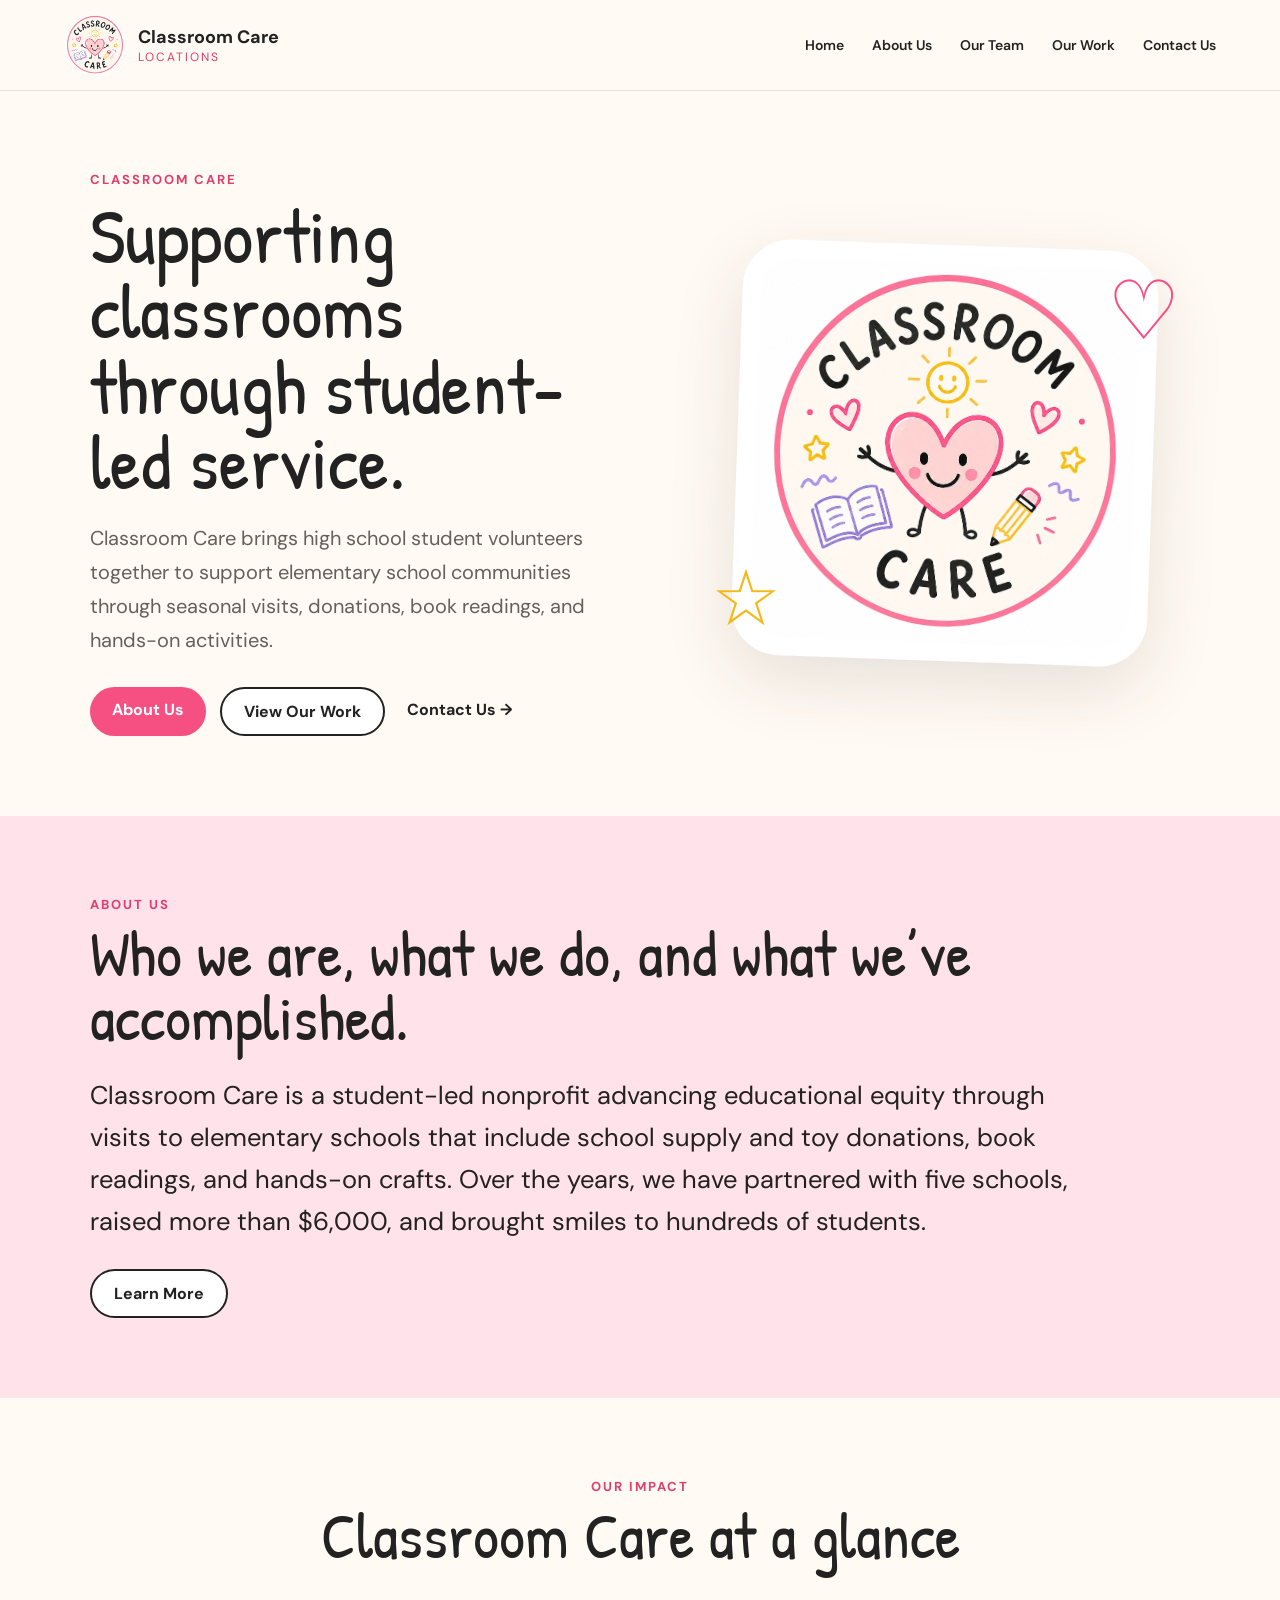
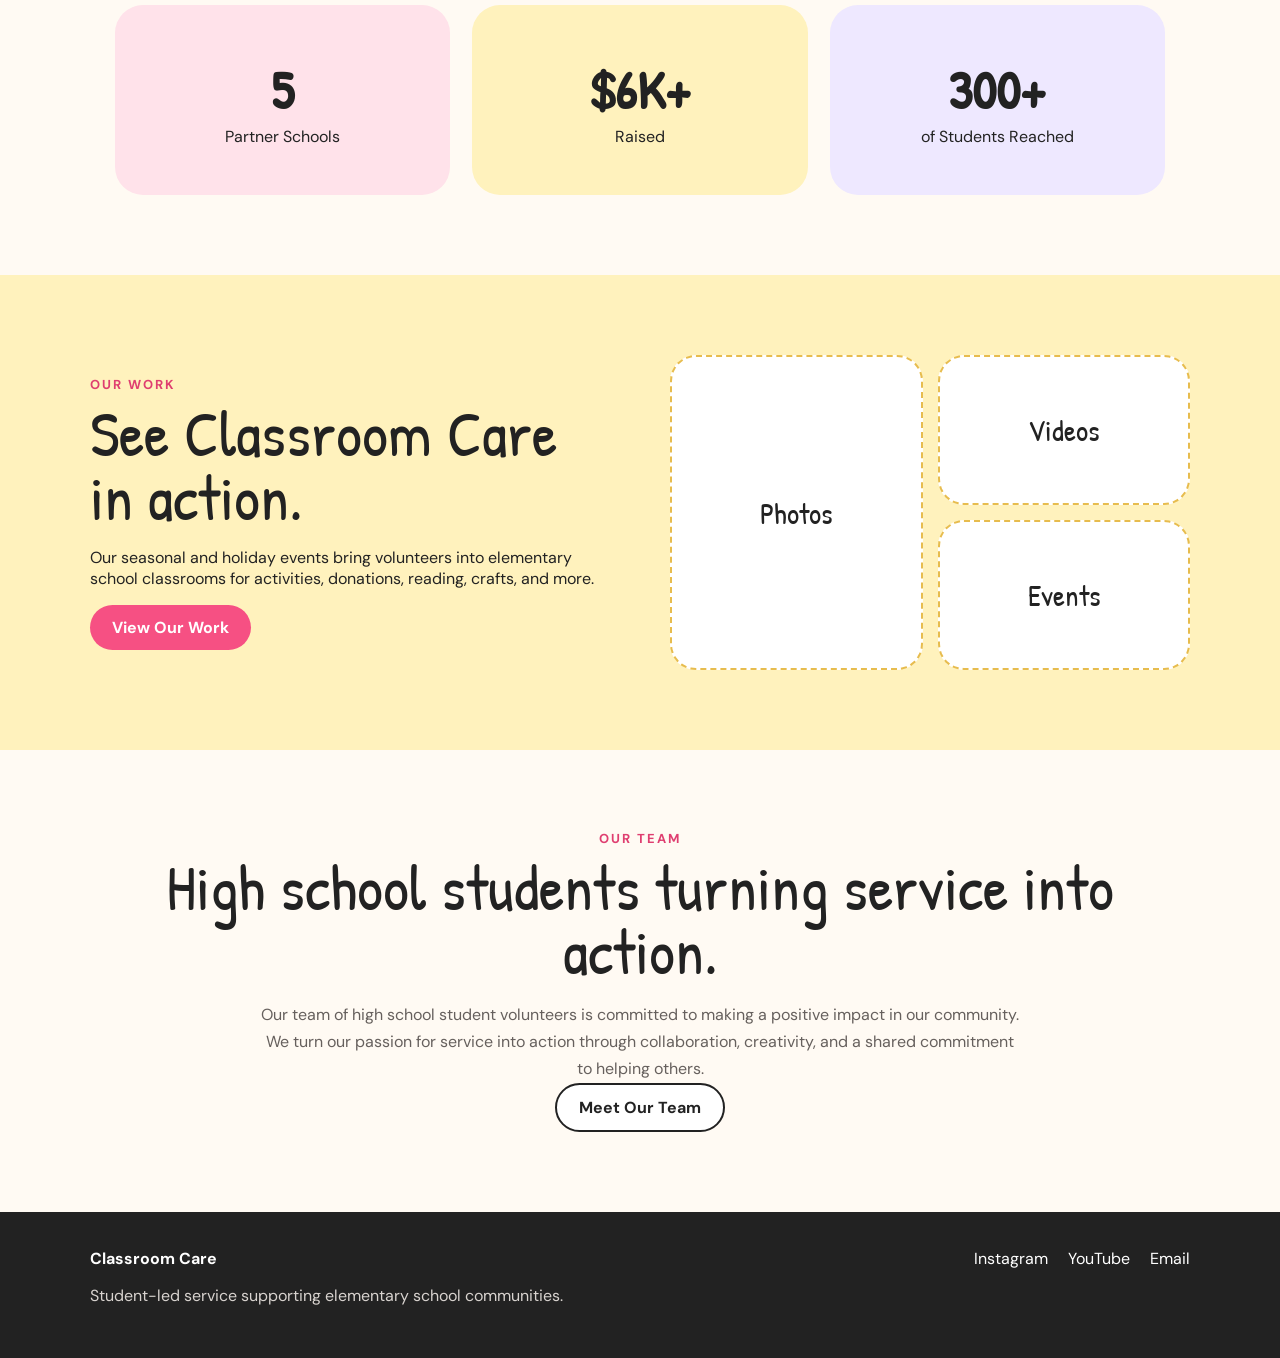
<file: index.html>
<!DOCTYPE html>
<html lang="en">
<head>
  <link rel="icon" type="image/png" href="images/favicon.png">
  <meta charset="UTF-8">
  <meta name="viewport" content="width=device-width, initial-scale=1.0">
  <title>Classroom Care Chatsworth</title>
  <link rel="preconnect" href="https://fonts.googleapis.com">
  <link rel="preconnect" href="https://fonts.gstatic.com" crossorigin>
  <link href="https://fonts.googleapis.com/css2?family=DM+Sans:wght@400;500;600;700&family=Patrick+Hand&display=swap" rel="stylesheet">
  <link rel="stylesheet" href="style.css">
</head>
<body>
<header class="site-header">
  <a class="brand" href="index.html">
    <img src="images/classroom-care-logo.jpg" alt="Classroom Care logo">
    <div><strong>Classroom Care</strong><span>Locations</span></div>
  </a>
  <button class="menu-toggle" aria-label="Open navigation">☰</button>
  <nav class="site-nav">
    <a href="index.html">Home</a>
    <a href="about.html">About Us</a>
    <div class="nav-dropdown">
  <a href="team.html" class="nav-dropdown-link">Our Team</a>

  <div class="nav-dropdown-menu">
    <a href="team-ucla.html">UCLA</a>
    <a href="team-chatsworth.html">Chatsworth</a>
    <a href="team-providence.html">Providence High School</a>
  </div>
</div>
    <a href="work.html">Our Work</a>
    <a href="contact.html">Contact Us</a>
  </nav>
</header>

<main>
  <section class="hero">
    <div>
      <p class="eyebrow">Classroom Care</p>
      <h1>Supporting classrooms through student-led service.</h1>
      <p class="hero-description">
        Classroom Care brings high school student volunteers together to support elementary school communities through seasonal visits, donations, book readings, and hands-on activities.
      </p>
      <div class="button-row">
        <a class="button primary" href="about.html">About Us</a>
        <a class="button secondary" href="work.html">View Our Work</a>
        <a class="button text-button" href="contact.html">Contact Us →</a>
      </div>
    </div>

    <div class="hero-art">
      <div class="logo-card"><img src="images/classroom-care-logo.jpg" alt="Classroom Care Chatsworth logo"></div>
      <span class="doodle heart">♡</span>
      <span class="doodle star">☆</span>
    </div>
  </section>

  <section class="section soft-pink">
    <p class="eyebrow">About Us</p>
    <h2>Who we are, what we do, and what we’ve accomplished.</h2>
    <p class="large-copy">
      Classroom Care is a student-led nonprofit advancing educational equity through visits to elementary schools that include school supply and toy donations, book readings, and hands-on crafts. Over the years, we have partnered with five schools, raised more than $6,000, and brought smiles to hundreds of students.
    </p>
    <a class="button secondary" href="about.html">Learn More</a>
  </section>

  <section class="section">
    <div class="centered">
      <p class="eyebrow">Our Impact</p>
      <h2>Classroom Care at a glance</h2>
    </div>
    <div class="stats-grid">
      <article class="stat-card pink-card"><strong>5</strong><span>Partner Schools</span></article>
      <article class="stat-card yellow-card"><strong>$6K+</strong><span>Raised</span></article>
      <article class="stat-card purple-card"><strong>300+</strong><span>of Students Reached</span></article>
    </div>
  </section>

  <section class="section soft-yellow split">
    <div>
      <p class="eyebrow">Our Work</p>
      <h2>See Classroom Care in action.</h2>
      <p>Our seasonal and holiday events bring volunteers into elementary school classrooms for activities, donations, reading, crafts, and more.</p>
      <a class="button primary" href="work.html">View Our Work</a>
    </div>
    <div class="placeholder-grid">
      <div>Photos</div><div>Videos</div><div>Events</div>
    </div>
  </section>

  <section class="section centered">
    <p class="eyebrow">Our Team</p>
    <h2>High school students turning service into action.</h2>
    <p class="narrow">
      Our team of high school student volunteers is committed to making a positive impact in our community. We turn our passion for service into action through collaboration, creativity, and a shared commitment to helping others.
    </p>
    <a class="button secondary" href="team.html">Meet Our Team</a>
  </section>
</main>

<footer class="site-footer">
  <div><strong>Classroom Care</strong><p>Student-led service supporting elementary school communities.</p></div>
  <div class="footer-links">
    <a href="https://www.instagram.com/classroomcarechatsworth/" target="_blank" rel="noopener">Instagram</a>
    <a href="https://www.youtube.com/@classroomcare" target="_blank" rel="noopener">YouTube</a>
    <a href="mailto:cchsclassroomcare@gmail.com">Email</a>
  </div>
</footer>
<script src="script.js"></script>
</body>
</html>
</file>
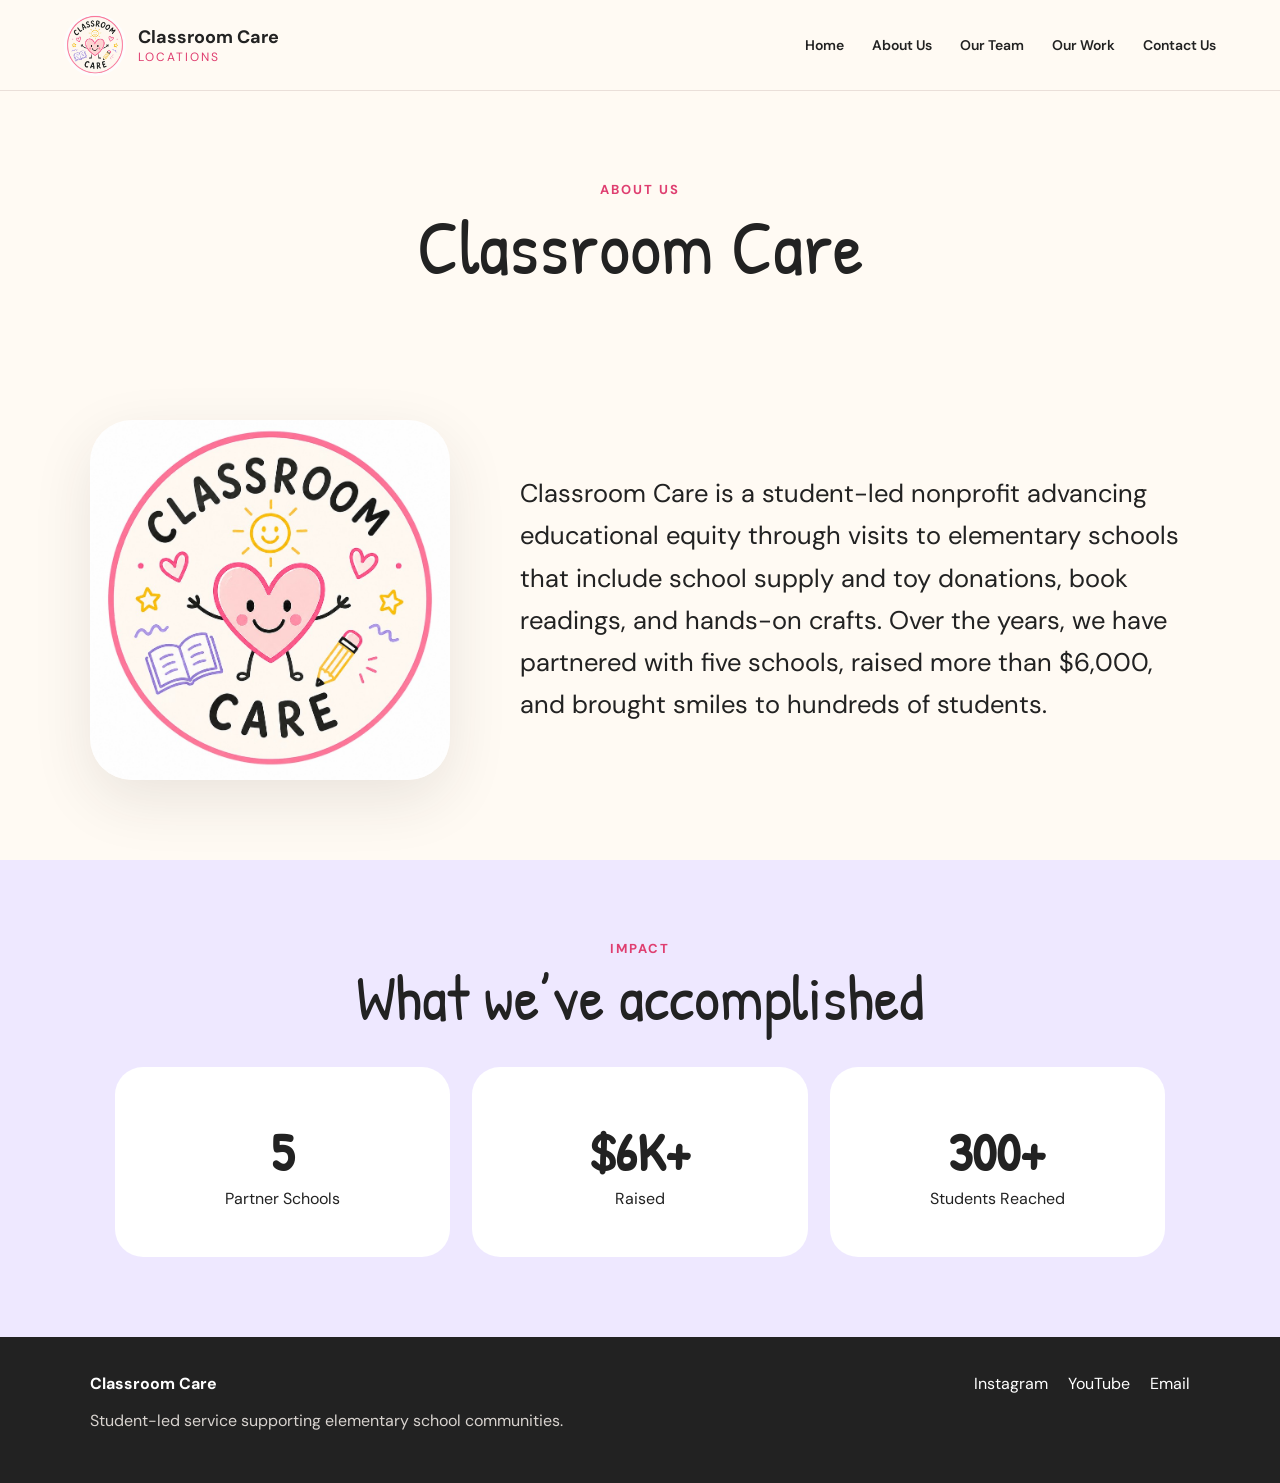
<file: about.html>
<!DOCTYPE html>
<html lang="en">
<head>
  <meta charset="UTF-8">
  <meta name="viewport" content="width=device-width, initial-scale=1.0">

<title>About Us | Classroom Care</title>
  <link rel="icon" type="image/png" href="images/favicon.png">
  <link rel="preconnect" href="https://fonts.googleapis.com">
  <link rel="preconnect" href="https://fonts.gstatic.com" crossorigin>

  <link
    href="https://fonts.googleapis.com/css2?family=DM+Sans:wght@400;500;600;700&family=Patrick+Hand&display=swap"
    rel="stylesheet"
  >

  <link rel="stylesheet" href="style.css">
</head>

<body>

<header class="site-header">

  <a class="brand" href="index.html">
    <img src="images/classroom-care-logo.jpg" alt="Classroom Care logo">

    <div>
      <strong>Classroom Care</strong>
      <span>Locations</span>
    </div>
  </a>

  <button class="menu-toggle" aria-label="Open navigation">☰</button>

  <nav class="site-nav">

    <a href="index.html">Home</a>

    <a href="about.html">About Us</a>

    <div class="nav-dropdown">

      <a href="team.html" class="nav-dropdown-link">
        Our Team
      </a>

      <div class="nav-dropdown-menu">
        <a href="team-ucla.html">UCLA</a>
        <a href="team-chatsworth.html">Chatsworth</a>
        <a href="team-providence.html">Providence High School</a>
      </div>

    </div>

    <a href="work.html">Our Work</a>

    <a href="contact.html">Contact Us</a>

  </nav>

</header>


<main>

  <section class="page-hero">

    <p class="eyebrow">
      About Us
    </p>

    <h1>
      Classroom Care
    </h1>

  </section>


  <section class="section about-layout">

    <div class="about-logo">

      <img
        src="images/classroom-care-logo.jpg"
        alt="Classroom Care logo"
      >

    </div>

    <p class="large-copy">
      Classroom Care is a student-led nonprofit advancing educational equity
      through visits to elementary schools that include school supply and toy
      donations, book readings, and hands-on crafts. Over the years, we have
      partnered with five schools, raised more than $6,000, and brought smiles
      to hundreds of students.
    </p>

  </section>


  <section class="section soft-purple">

    <div class="centered">

      <p class="eyebrow">
        Impact
      </p>

      <h2>
        What we’ve accomplished
      </h2>

    </div>


    <div class="stats-grid">

      <article class="stat-card white-card">
        <strong>5</strong>
        <span>Partner Schools</span>
      </article>


      <article class="stat-card white-card">
        <strong>$6K+</strong>
        <span>Raised</span>
      </article>


      <article class="stat-card white-card">
        <strong>300+</strong>
        <span>Students Reached</span>
      </article>

    </div>

  </section>

</main>


<footer class="site-footer">

  <div>

    <strong>
      Classroom Care
    </strong>

    <p>
      Student-led service supporting elementary school communities.
    </p>

  </div>


  <div class="footer-links">

    <a
      href="https://www.instagram.com/classroomcarechatsworth/"
      target="_blank"
      rel="noopener"
    >
      Instagram
    </a>


    <a
      href="https://www.youtube.com/@classroomcare"
      target="_blank"
      rel="noopener"
    >
      YouTube
    </a>


    <a href="mailto:cchsclassroomcare@gmail.com">
      Email
    </a>

  </div>

</footer>


<script src="script.js"></script>

</body>
</html>
</file>
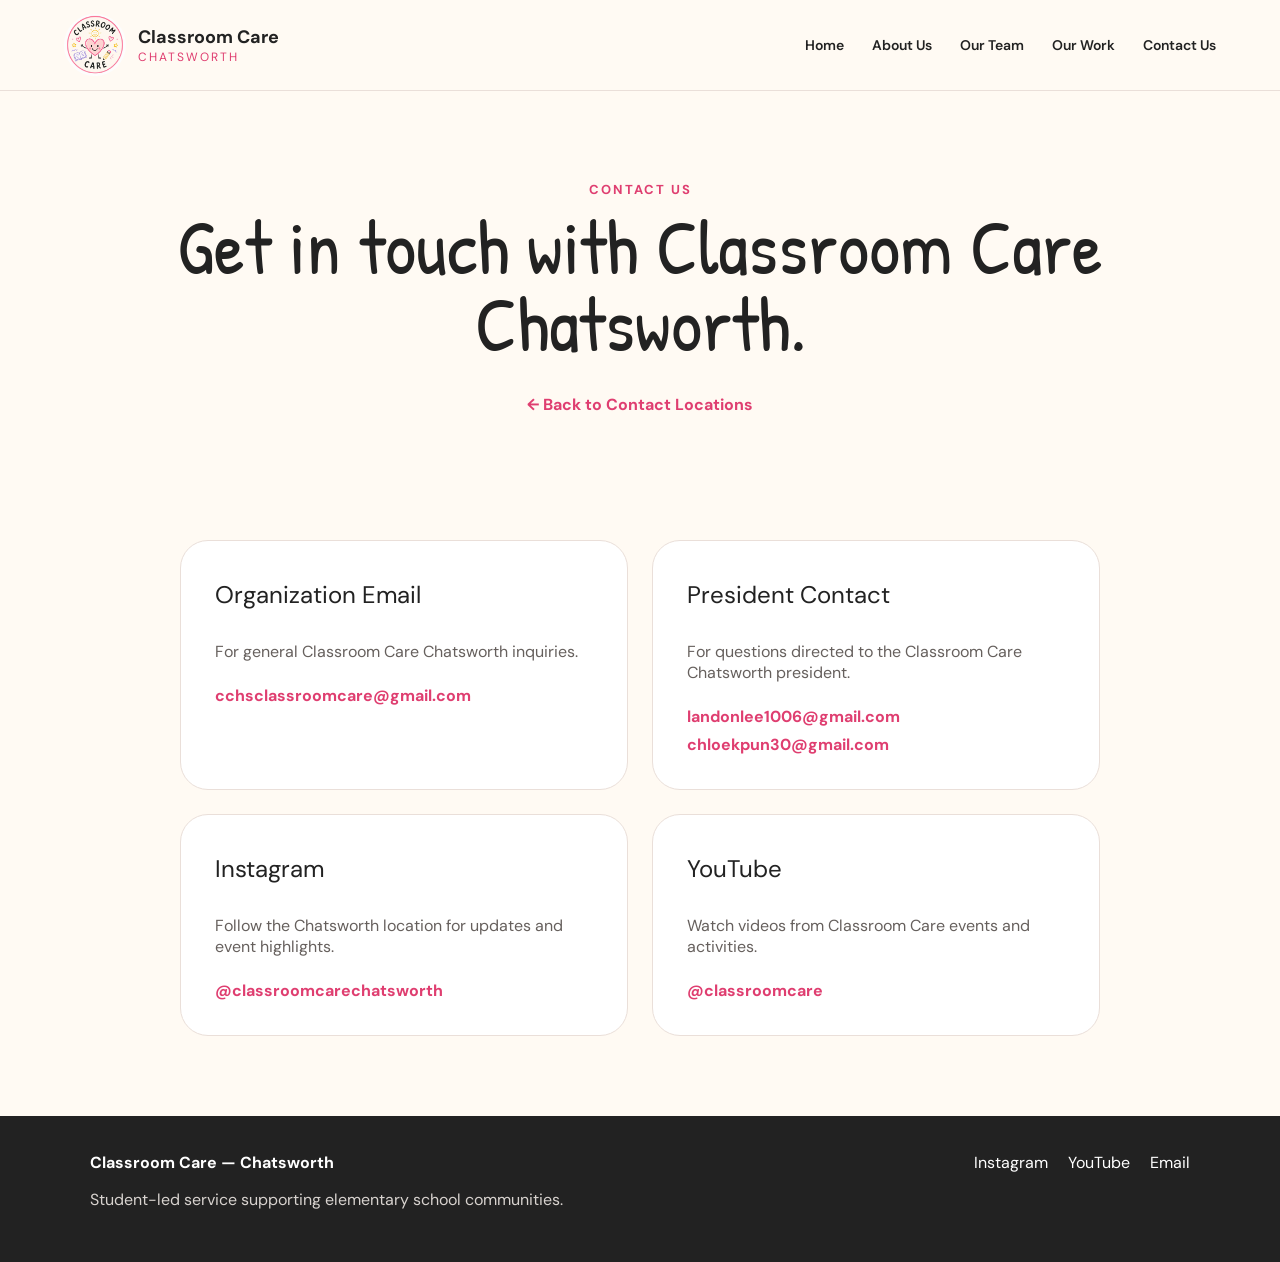
<file: contact-chatsworth.html>
<!DOCTYPE html>
<html lang="en">
<head>
  <link rel="icon" type="image/png" href="images/favicon.png">
  <meta charset="UTF-8">
  <meta name="viewport" content="width=device-width, initial-scale=1.0">
  <title>Chatsworth Contact | Classroom Care</title>

  <link rel="preconnect" href="https://fonts.googleapis.com">
  <link rel="preconnect" href="https://fonts.gstatic.com" crossorigin>
  <link href="https://fonts.googleapis.com/css2?family=DM+Sans:wght@400;500;600;700&family=Patrick+Hand&display=swap" rel="stylesheet">

  <link rel="stylesheet" href="style.css">
</head>

<body>

<header class="site-header">
  <a class="brand" href="index.html">
    <img src="images/classroom-care-logo.jpg" alt="Classroom Care logo">

    <div>
      <strong>Classroom Care</strong>
      <span>Chatsworth</span>
    </div>
  </a>

  <button class="menu-toggle" aria-label="Open navigation">☰</button>

  <nav class="site-nav">
    <a href="index.html">Home</a>
    <a href="about.html">About Us</a>

    <div class="nav-dropdown">
      <a href="team.html" class="nav-dropdown-link">Our Team</a>

      <div class="nav-dropdown-menu">
        <a href="team-ucla.html">UCLA</a>
        <a href="team-chatsworth.html">Chatsworth</a>
        <a href="team-providence.html">Providence High School</a>
      </div>
    </div>

    <a href="work.html">Our Work</a>
    <a href="contact.html">Contact Us</a>
  </nav>
</header>


<main>

  <section class="page-hero">
    <p class="eyebrow">Contact Us</p>

    <h1>
      Get in touch with Classroom Care Chatsworth.
    </h1>

    <a class="back-link" href="contact.html">
      ← Back to Contact Locations
    </a>
  </section>


  <section class="section contact-grid">

    <article class="contact-card">
      <h2>Organization Email</h2>

      <p>
        For general Classroom Care Chatsworth inquiries.
      </p>

      <a href="mailto:cchsclassroomcare@gmail.com">
        cchsclassroomcare@gmail.com
      </a>
    </article>


    <article class="contact-card">
      <h2>President Contact</h2>

      <p>
        For questions directed to the Classroom Care Chatsworth president.
      </p>

      <a href="mailto:landonlee1006@gmail.com">
        landonlee1006@gmail.com
      </a>

      <a href="mailto:chloekpun30@gmail.com">
        chloekpun30@gmail.com
      </a>
    </article>


    <article class="contact-card">
      <h2>Instagram</h2>

      <p>
        Follow the Chatsworth location for updates and event highlights.
      </p>

      <a
        href="https://www.instagram.com/classroomcarechatsworth/"
        target="_blank"
        rel="noopener"
      >
        @classroomcarechatsworth
      </a>
    </article>


    <article class="contact-card">
      <h2>YouTube</h2>

      <p>
        Watch videos from Classroom Care events and activities.
      </p>

      <a
        href="https://www.youtube.com/@classroomcare"
        target="_blank"
        rel="noopener"
      >
        @classroomcare
      </a>
    </article>

  </section>

</main>


<footer class="site-footer">
  <div>
    <strong>Classroom Care — Chatsworth</strong>

    <p>
      Student-led service supporting elementary school communities.
    </p>
  </div>

  <div class="footer-links">
    <a
      href="https://www.instagram.com/classroomcarechatsworth/"
      target="_blank"
      rel="noopener"
    >
      Instagram
    </a>

    <a
      href="https://www.youtube.com/@classroomcare"
      target="_blank"
      rel="noopener"
    >
      YouTube
    </a>

    <a href="mailto:cchsclassroomcare@gmail.com">
      Email
    </a>
  </div>
</footer>


<script src="script.js"></script>

</body>
</html>
</file>
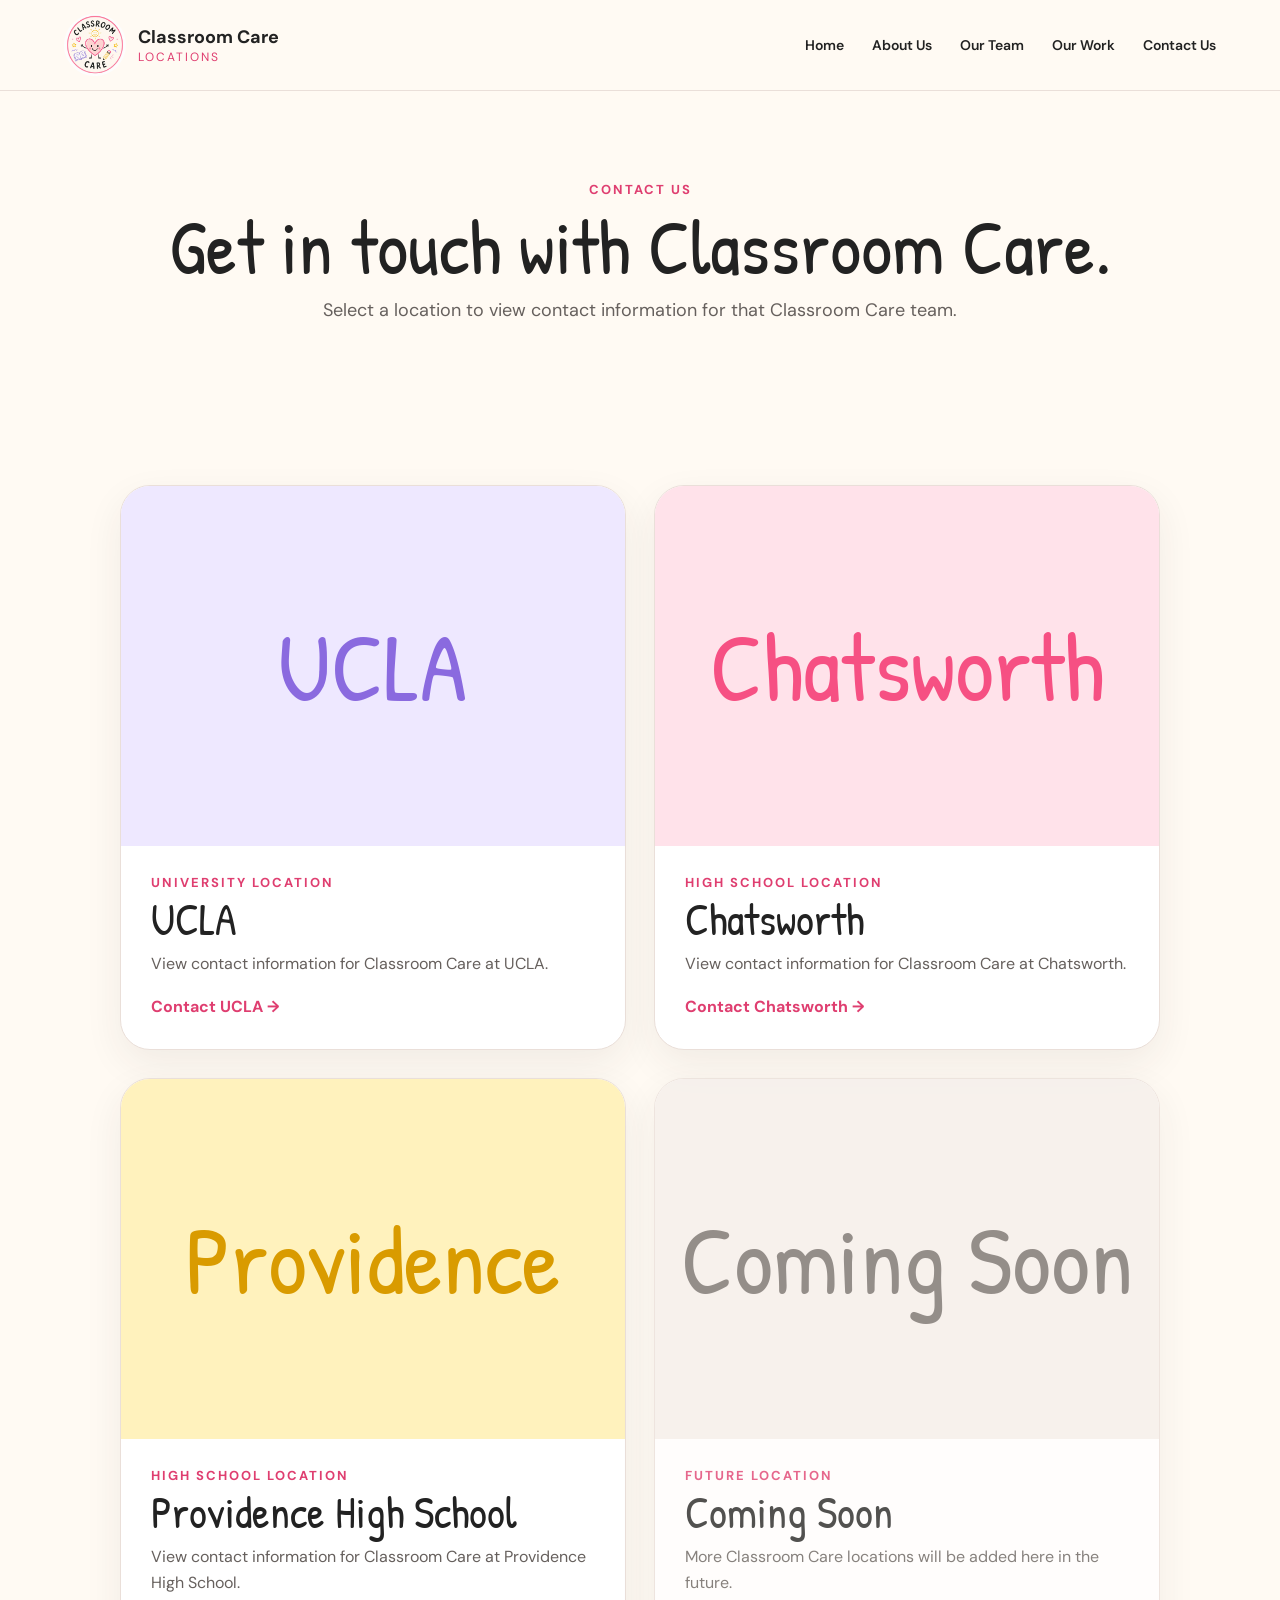
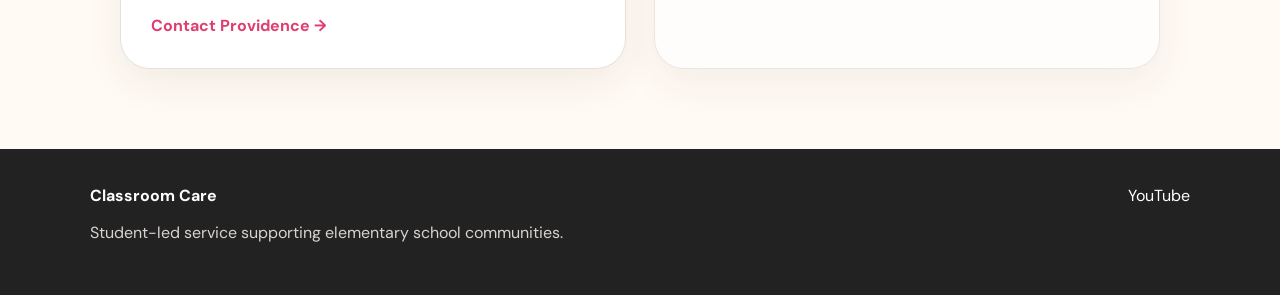
<file: contact.html>
<!DOCTYPE html>
<html lang="en">
<head>
  <link rel="icon" type="image/png" href="images/favicon.png">
  <meta charset="UTF-8">
  <meta name="viewport" content="width=device-width, initial-scale=1.0">
  <title>Contact Us | Classroom Care</title>

  <link rel="preconnect" href="https://fonts.googleapis.com">
  <link rel="preconnect" href="https://fonts.gstatic.com" crossorigin>
  <link href="https://fonts.googleapis.com/css2?family=DM+Sans:wght@400;500;600;700&family=Patrick+Hand&display=swap" rel="stylesheet">

  <link rel="stylesheet" href="style.css">
</head>

<body>

<header class="site-header">
  <a class="brand" href="index.html">
    <img src="images/classroom-care-logo.jpg" alt="Classroom Care logo">

    <div>
      <strong>Classroom Care</strong>
      <span>Locations</span>
    </div>
  </a>

  <button class="menu-toggle" aria-label="Open navigation">☰</button>

  <nav class="site-nav">
    <a href="index.html">Home</a>
    <a href="about.html">About Us</a>

    <div class="nav-dropdown">
      <a href="team.html" class="nav-dropdown-link">Our Team</a>

      <div class="nav-dropdown-menu">
        <a href="team-ucla.html">UCLA</a>
        <a href="team-chatsworth.html">Chatsworth</a>
        <a href="team-providence.html">Providence High School</a>
      </div>
    </div>

    <a href="work.html">Our Work</a>
    <a href="contact.html">Contact Us</a>
  </nav>
</header>


<main>

  <section class="page-hero">
    <p class="eyebrow">Contact Us</p>
    <h1>Get in touch with Classroom Care.</h1>

    <p class="page-intro">
      Select a location to view contact information for that Classroom Care team.
    </p>
  </section>


  <section class="section event-index-section">

    <div class="event-card-grid">

      <a class="event-cover-card" href="contact-ucla.html">

        <div class="event-cover-placeholder team-ucla-cover">
          UCLA
        </div>

        <div class="event-cover-text">
          <p class="eyebrow">University Location</p>
          <h2>UCLA</h2>

          <p>
            View contact information for Classroom Care at UCLA.
          </p>

          <span class="event-link">
            Contact UCLA →
          </span>
        </div>

      </a>


      <a class="event-cover-card" href="contact-chatsworth.html">

        <div class="event-cover-placeholder team-chatsworth-cover">
          Chatsworth
        </div>

        <div class="event-cover-text">
          <p class="eyebrow">High School Location</p>
          <h2>Chatsworth</h2>

          <p>
            View contact information for Classroom Care at Chatsworth.
          </p>

          <span class="event-link">
            Contact Chatsworth →
          </span>
        </div>

      </a>


      <a class="event-cover-card" href="contact-providence.html">

        <div class="event-cover-placeholder team-providence-cover">
          Providence
        </div>

        <div class="event-cover-text">
          <p class="eyebrow">High School Location</p>
          <h2>Providence High School</h2>

          <p>
            View contact information for Classroom Care at Providence High School.
          </p>

          <span class="event-link">
            Contact Providence →
          </span>
        </div>

      </a>


      <article class="event-cover-card coming-soon-card">

        <div class="event-cover-placeholder team-coming-cover">
          Coming Soon
        </div>

        <div class="event-cover-text">
          <p class="eyebrow">Future Location</p>
          <h2>Coming Soon</h2>

          <p>
            More Classroom Care locations will be added here in the future.
          </p>
        </div>

      </article>

    </div>

  </section>

</main>


<footer class="site-footer">

  <div>
    <strong>Classroom Care</strong>
    <p>Student-led service supporting elementary school communities.</p>
  </div>

  <div class="footer-links">
    <a href="https://www.youtube.com/@classroomcare" target="_blank" rel="noopener">YouTube</a>
  </div>

</footer>


<script src="script.js"></script>

</body>
</html>
</file>
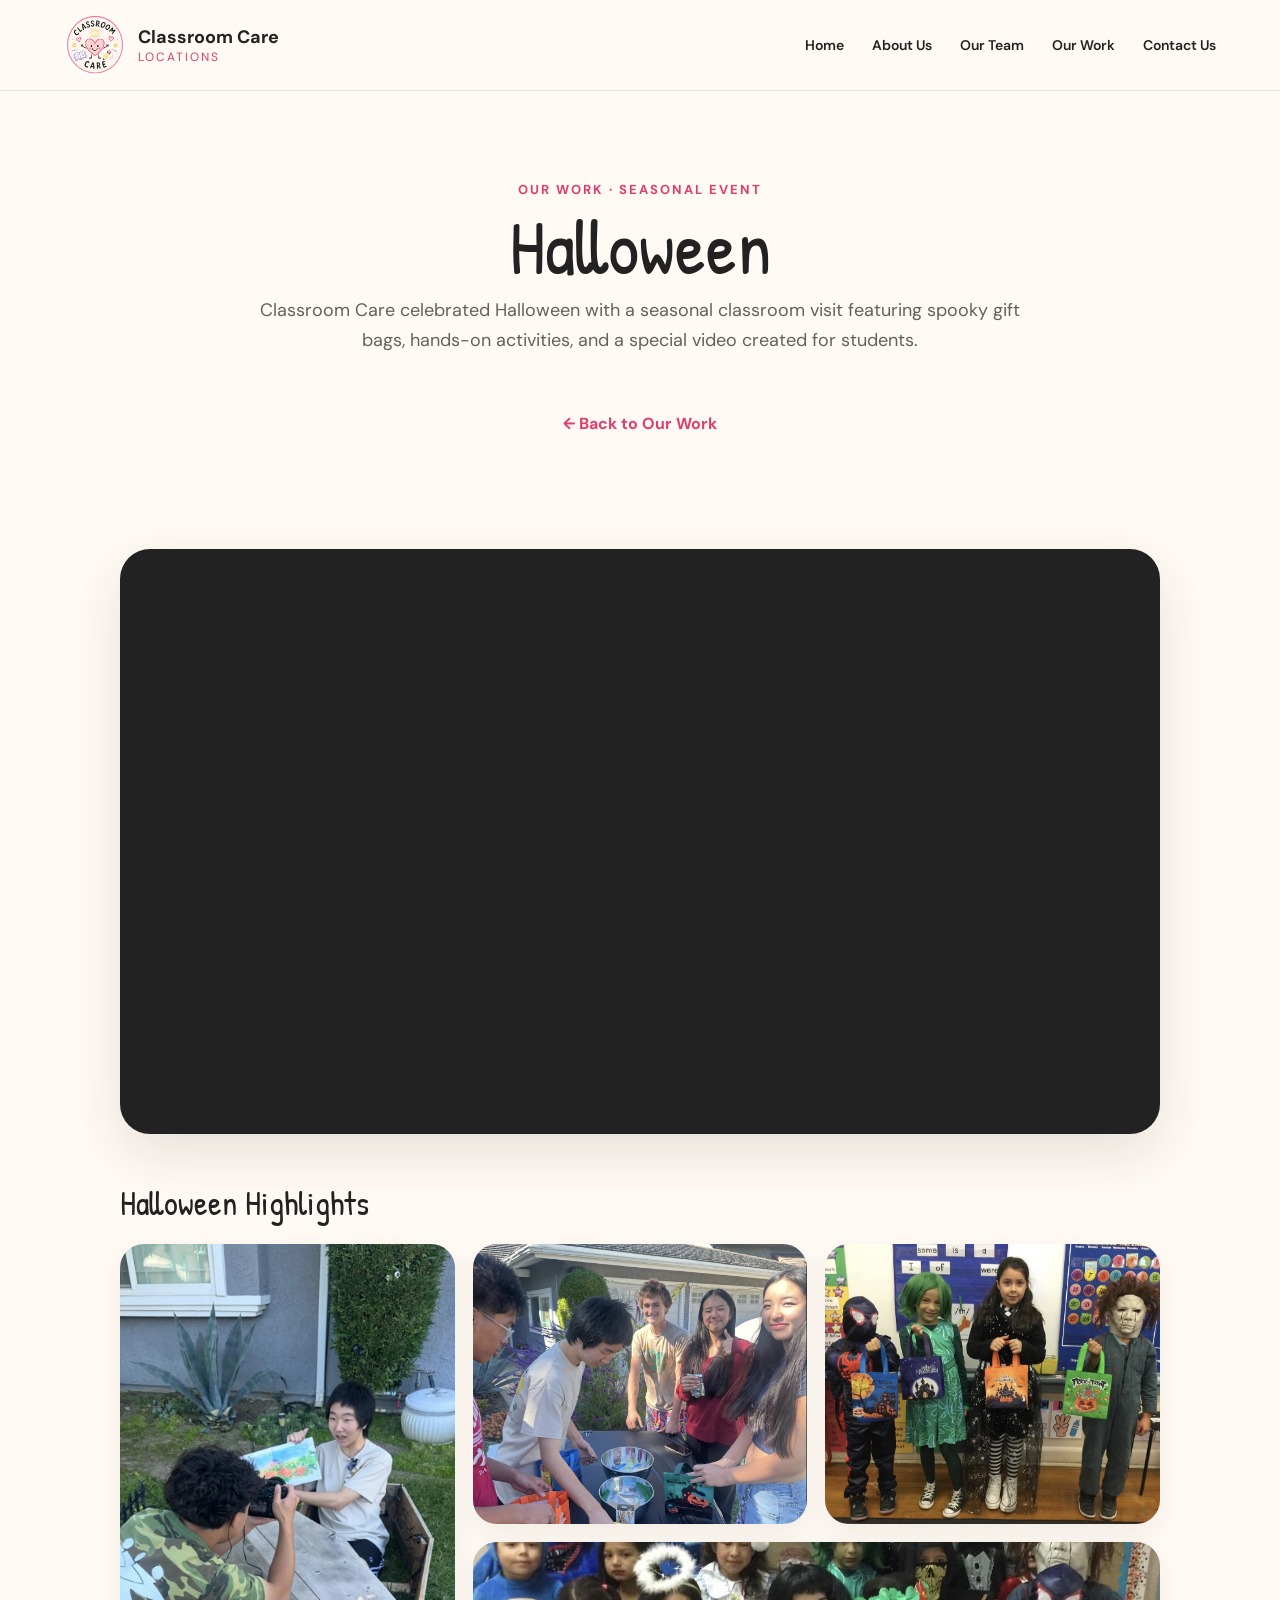
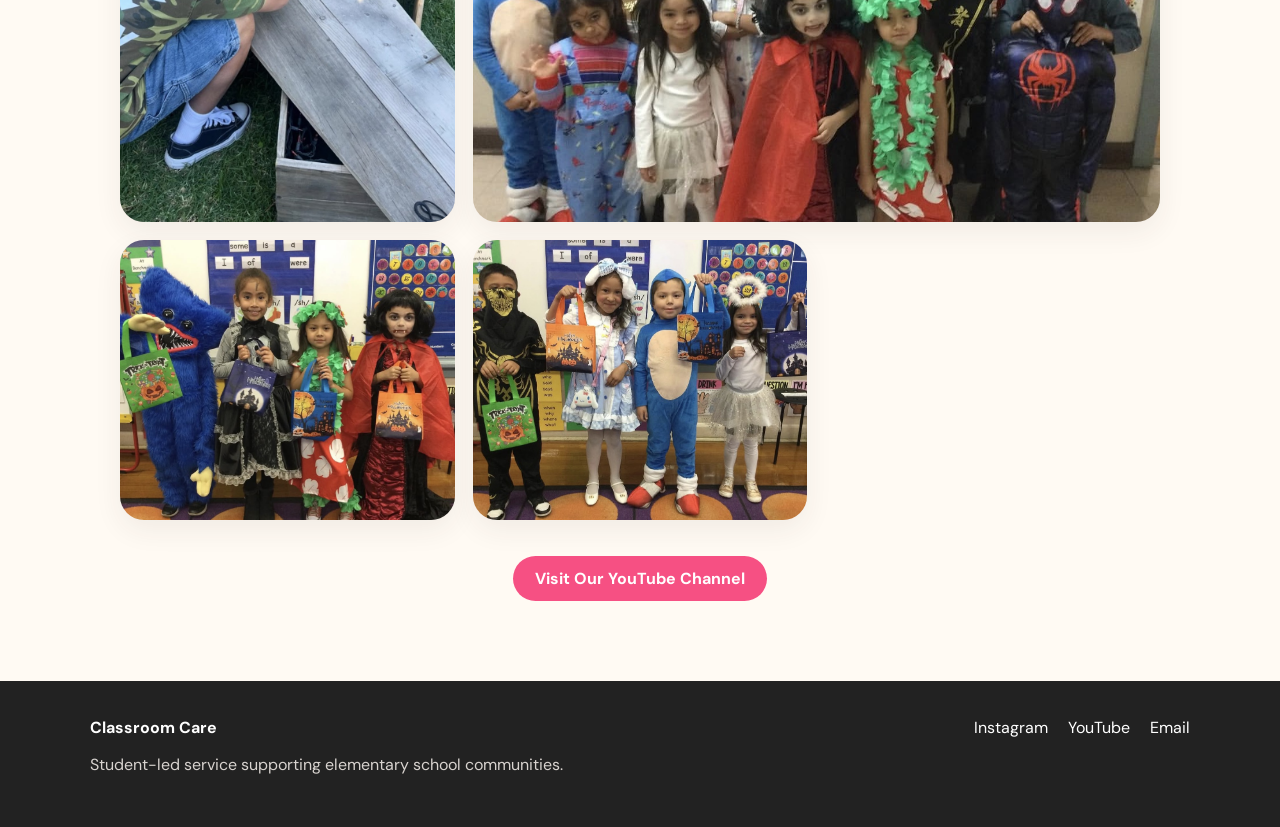
<file: halloween.html>
<!DOCTYPE html>
<html lang="en">
<head>
  <link rel="icon" type="image/png" href="images/favicon.png">
  <meta charset="UTF-8">
  <meta name="viewport" content="width=device-width, initial-scale=1.0">
  <title>Halloween | Classroom Care</title>
  <link rel="preconnect" href="https://fonts.googleapis.com">
  <link rel="preconnect" href="https://fonts.gstatic.com" crossorigin>
  <link href="https://fonts.googleapis.com/css2?family=DM+Sans:wght@400;500;600;700&family=Patrick+Hand&display=swap" rel="stylesheet">
  <link rel="stylesheet" href="style.css">
</head>
<body>
<header class="site-header">
  <a class="brand" href="index.html">
    <img src="images/classroom-care-logo.jpg" alt="Classroom Care logo">
    <div><strong>Classroom Care</strong><span>Locations</span></div>
  </a>
  <button class="menu-toggle" aria-label="Open navigation">☰</button>
  <nav class="site-nav">
    <a href="index.html">Home</a>
    <a href="about.html">About Us</a>
    <div class="nav-dropdown">
  <a href="team.html" class="nav-dropdown-link">Our Team</a>

  <div class="nav-dropdown-menu">
    <a href="team-ucla.html">UCLA</a>
    <a href="team-chatsworth.html">Chatsworth</a>
    <a href="team-providence.html">Providence High School</a>
  </div>
</div>
    <a href="work.html">Our Work</a>
    <a href="contact.html">Contact Us</a>
  </nav>
</header>
<main>
  <section class="page-hero event-detail-hero">
    <p class="eyebrow">Our Work · Seasonal Event</p>
    <h1>Halloween</h1>
    <p class="page-intro">
      Classroom Care celebrated Halloween with a seasonal classroom visit featuring spooky gift bags, hands-on activities, and a special video created for students.
    </p>
    <a class="back-link" href="work.html">← Back to Our Work</a>
  </section>

  <section class="section event-detail-section">
    <div class="video-wrap">
      <iframe
        src="https://www.youtube.com/embed/dSv1eB-nMjY"
        title="Classroom Care Halloween event video"
        allow="accelerometer; autoplay; clipboard-write; encrypted-media; gyroscope; picture-in-picture; web-share"
        allowfullscreen>
      </iframe>
    </div>

    <div class="gallery-label">
      <span>Halloween Highlights</span>
    </div>

    <div class="event-gallery">
      <figure class="gallery-item gallery-tall">
        <img src="images/halloween-activity-1.png" alt="Classroom Care volunteers filming a Halloween activity">
      </figure>
      <figure class="gallery-item">
        <img src="images/halloween-activity-2.png" alt="Classroom Care volunteers preparing Halloween materials">
      </figure>
      <figure class="gallery-item">
        <img src="images/halloween-students-1.png" alt="Students in Halloween costumes holding gift bags">
      </figure>
      <figure class="gallery-item gallery-wide">
        <img src="images/halloween-group.png" alt="Group of students in Halloween costumes">
      </figure>
      <figure class="gallery-item">
        <img src="images/halloween-students-2.png" alt="Students holding Halloween gift bags">
      </figure>
      <figure class="gallery-item">
        <img src="images/halloween-students-3.png" alt="Students in costumes holding Halloween gift bags">
      </figure>
    </div>

    <div class="centered top-space">
      <a class="button primary" href="https://www.youtube.com/@classroomcare" target="_blank" rel="noopener">Visit Our YouTube Channel</a>
    </div>
  </section>
</main>
<footer class="site-footer">
  <div><strong>Classroom Care</strong><p>Student-led service supporting elementary school communities.</p></div>
  <div class="footer-links">
    <a href="https://www.instagram.com/classroomcarechatsworth/" target="_blank" rel="noopener">Instagram</a>
    <a href="https://www.youtube.com/@classroomcare" target="_blank" rel="noopener">YouTube</a>
    <a href="mailto:cchsclassroomcare@gmail.com">Email</a>
  </div>
</footer>
<script src="script.js"></script>
</body>
</html>
</file>
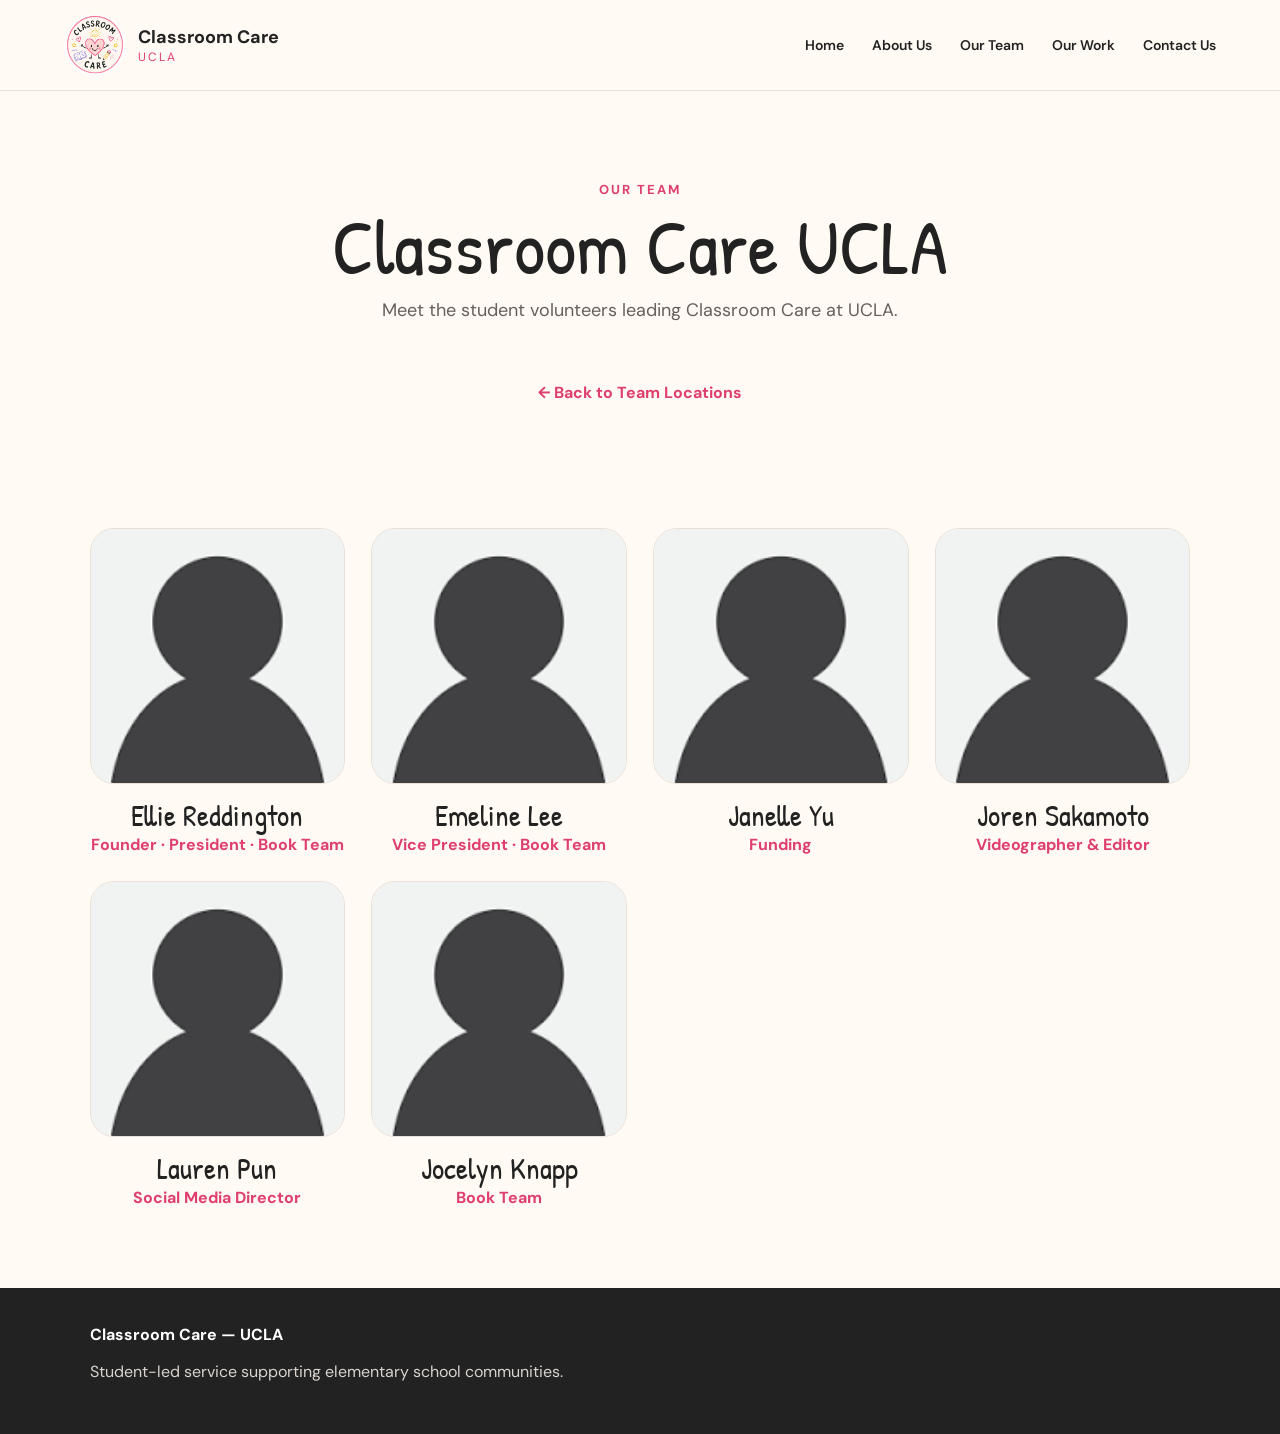
<file: team-ucla.html>
<!DOCTYPE html>
<html lang="en">
<head>
  <link rel="icon" type="image/png" href="images/favicon.png">
  <meta charset="UTF-8">
  <meta name="viewport" content="width=device-width, initial-scale=1.0">
  <title>UCLA Team | Classroom Care</title>

  <link rel="preconnect" href="https://fonts.googleapis.com">
  <link rel="preconnect" href="https://fonts.gstatic.com" crossorigin>
  <link href="https://fonts.googleapis.com/css2?family=DM+Sans:wght@400;500;600;700&family=Patrick+Hand&display=swap" rel="stylesheet">

  <link rel="stylesheet" href="style.css">
</head>

<body>

<header class="site-header">
  <a class="brand" href="index.html">
    <img src="images/classroom-care-logo.jpg" alt="Classroom Care logo">

    <div>
      <strong>Classroom Care</strong>
      <span>UCLA</span>
    </div>
  </a>

  <button class="menu-toggle" aria-label="Open navigation">☰</button>

  <nav class="site-nav">
    <a href="index.html">Home</a>
    <a href="about.html">About Us</a>

    <div class="nav-dropdown">
      <a href="team.html" class="nav-dropdown-link">Our Team</a>

      <div class="nav-dropdown-menu">
        <a href="team-ucla.html">UCLA</a>
        <a href="team-chatsworth.html">Chatsworth</a>
        <a href="team-providence.html">Providence High School</a>
      </div>
    </div>

    <a href="work.html">Our Work</a>
    <a href="contact.html">Contact Us</a>
  </nav>
</header>


<main>

  <section class="page-hero">
    <p class="eyebrow">Our Team</p>
    <h1>Classroom Care UCLA</h1>

    <p class="page-intro">
      Meet the student volunteers leading Classroom Care at UCLA.
    </p>

    <a class="back-link" href="team.html">
      ← Back to Team Locations
    </a>
  </section>


  <section class="section">

    <div class="people-grid">

      <article class="person-card">
        <img src="images/placeholder.png" alt="Placeholder profile photo">
        <h2>Ellie Reddington</h2>
        <p>Founder · President · Book Team</p>
      </article>

      <article class="person-card">
        <img src="images/placeholder.png" alt="Placeholder profile photo">
        <h2>Emeline Lee</h2>
        <p>Vice President · Book Team</p>
      </article>

      <article class="person-card">
        <img src="images/placeholder.png" alt="Placeholder profile photo">
        <h2>Janelle Yu</h2>
        <p>Funding</p>
      </article>

      <article class="person-card">
        <img src="images/placeholder.png" alt="Placeholder profile photo">
        <h2>Joren Sakamoto</h2>
        <p>Videographer &amp; Editor</p>
      </article>

      <article class="person-card">
        <img src="images/placeholder.png" alt="Placeholder profile photo">
        <h2>Lauren Pun</h2>
        <p>Social Media Director</p>
      </article>

      <article class="person-card">
        <img src="images/placeholder.png" alt="Placeholder profile photo">
        <h2>Jocelyn Knapp</h2>
        <p>Book Team</p>
      </article>

    </div>

  </section>

</main>


<footer class="site-footer">
  <div>
    <strong>Classroom Care — UCLA</strong>
    <p>Student-led service supporting elementary school communities.</p>
  </div>
</footer>

<script src="script.js"></script>

</body>
</html>
</file>
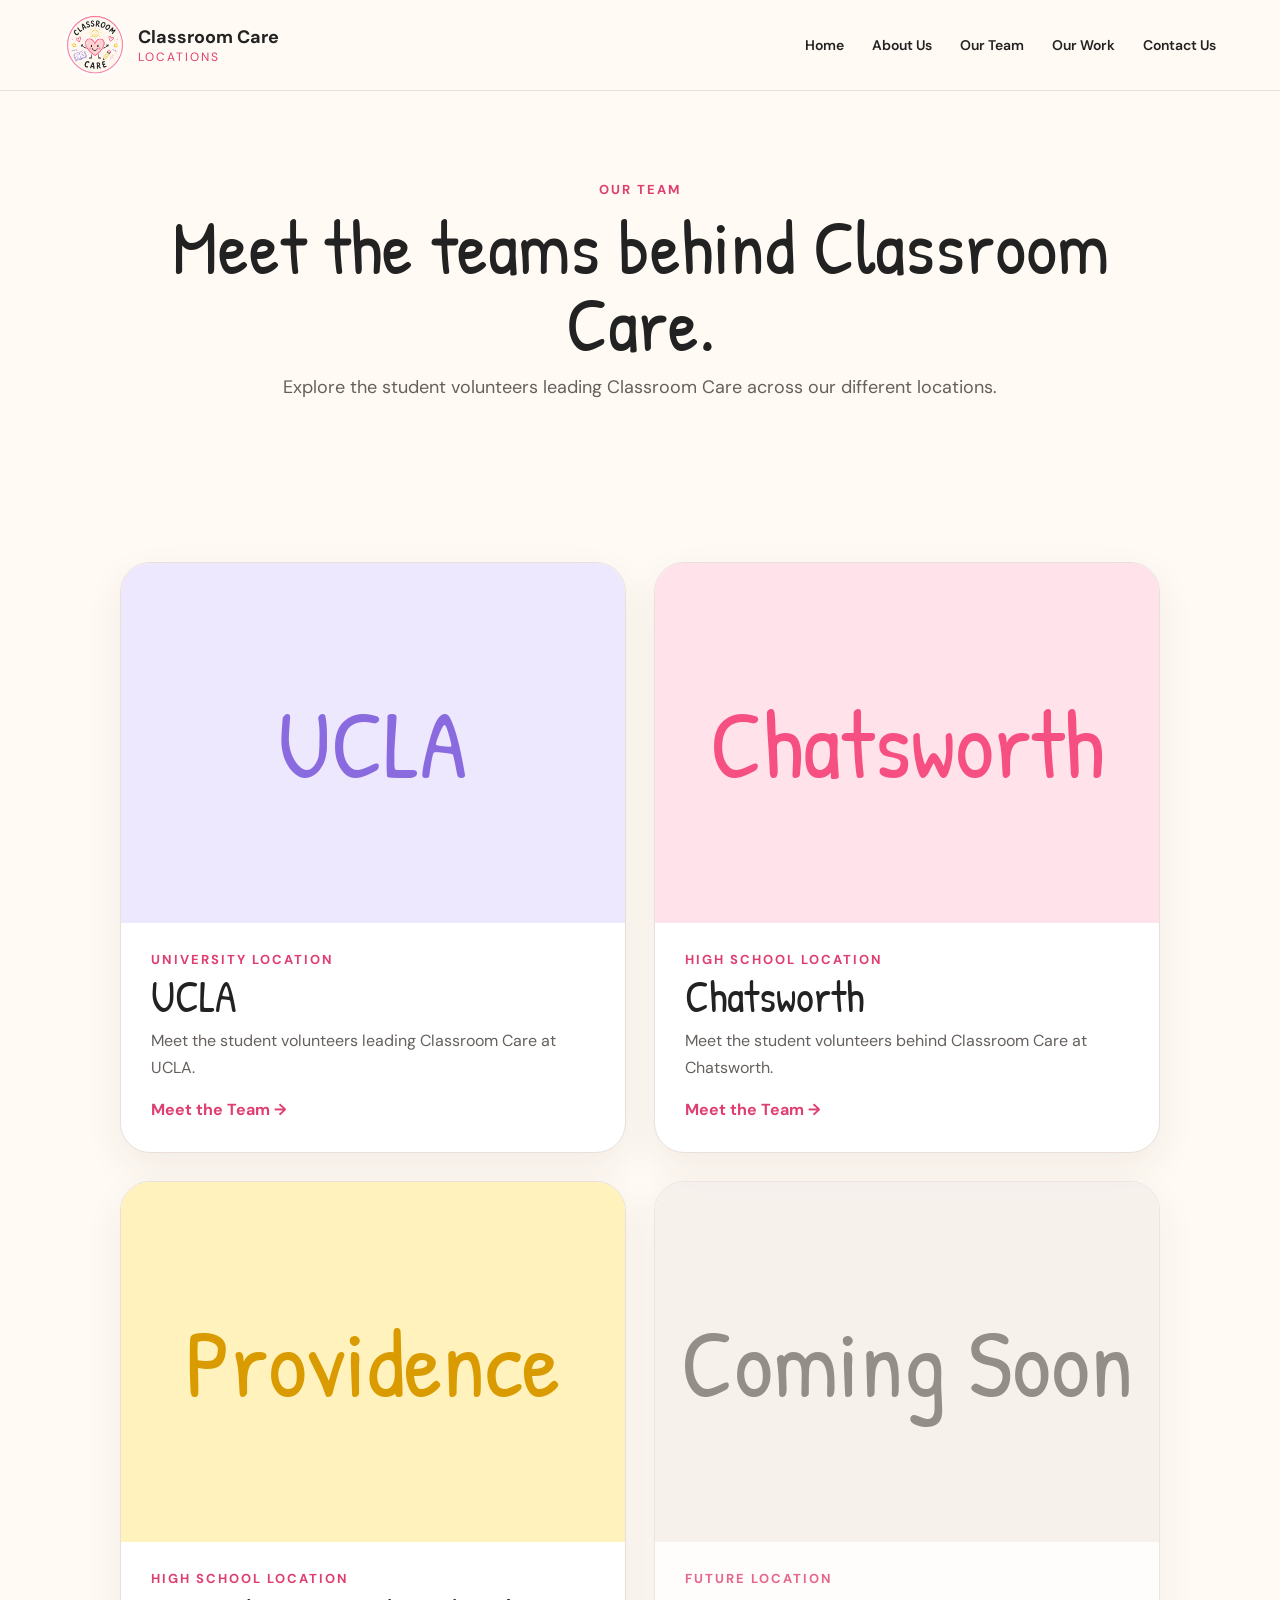
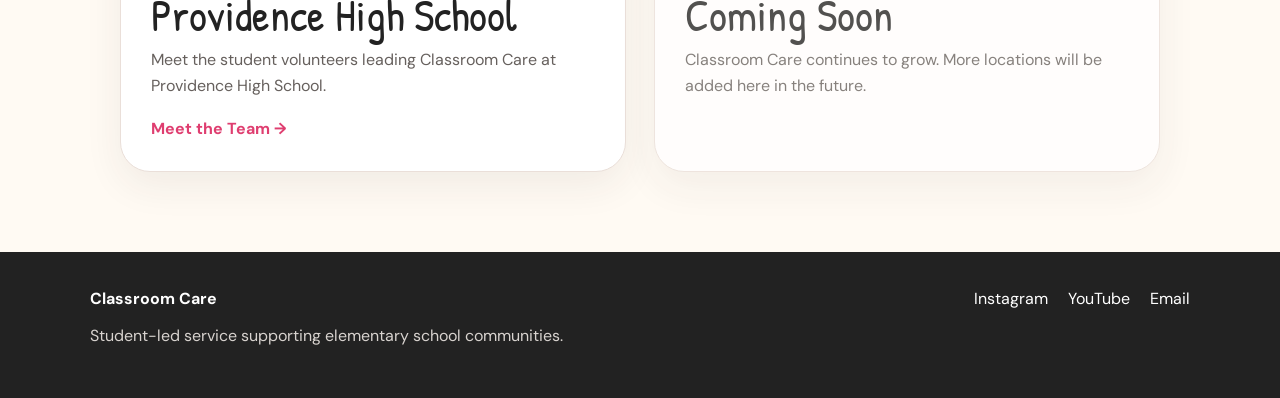
<file: team.html>
<!DOCTYPE html>
<html lang="en">
<head>
  <link rel="icon" type="image/png" href="images/favicon.png">
  <meta charset="UTF-8">
  <meta name="viewport" content="width=device-width, initial-scale=1.0">
  <title>Our Team | Classroom Care</title>

  <link rel="preconnect" href="https://fonts.googleapis.com">
  <link rel="preconnect" href="https://fonts.gstatic.com" crossorigin>
  <link href="https://fonts.googleapis.com/css2?family=DM+Sans:wght@400;500;600;700&family=Patrick+Hand&display=swap" rel="stylesheet">

  <link rel="stylesheet" href="style.css">
</head>

<body>

<header class="site-header">
  <a class="brand" href="index.html">
    <img src="images/classroom-care-logo.jpg" alt="Classroom Care logo">
    <div>
      <strong>Classroom Care</strong>
      <span>Locations</span>
    </div>
  </a>

  <button class="menu-toggle" aria-label="Open navigation">☰</button>

  <nav class="site-nav">
    <a href="index.html">Home</a>
    <a href="about.html">About Us</a>
    <div class="nav-dropdown">
  <a href="team.html" class="nav-dropdown-link">Our Team</a>

  <div class="nav-dropdown-menu">
    <a href="team-ucla.html">UCLA</a>
    <a href="team-chatsworth.html">Chatsworth</a>
    <a href="team-providence.html">Providence High School</a>
  </div>
</div>
    <a href="work.html">Our Work</a>
    <a href="contact.html">Contact Us</a>
  </nav>
</header>


<main>

  <section class="page-hero">
    <p class="eyebrow">Our Team</p>
    <h1>Meet the teams behind Classroom Care.</h1>

    <p class="page-intro">
      Explore the student volunteers leading Classroom Care across our different locations.
    </p>
  </section>


  <section class="section event-index-section">

    <div class="event-card-grid">

      <a class="event-cover-card" href="team-ucla.html">

        <div class="event-cover-placeholder team-ucla-cover">
          UCLA
        </div>

        <div class="event-cover-text">
          <p class="eyebrow">University Location</p>
          <h2>UCLA</h2>

          <p>
            Meet the student volunteers leading Classroom Care at UCLA.
          </p>

          <span class="event-link">
            Meet the Team →
          </span>
        </div>

      </a>


      <a class="event-cover-card" href="team-chatsworth.html">

        <div class="event-cover-placeholder team-chatsworth-cover">
          Chatsworth
        </div>

        <div class="event-cover-text">
          <p class="eyebrow">High School Location</p>
          <h2>Chatsworth</h2>

          <p>
            Meet the student volunteers behind Classroom Care at Chatsworth.
          </p>

          <span class="event-link">
            Meet the Team →
          </span>
        </div>

      </a>


      <a class="event-cover-card" href="team-providence.html">

        <div class="event-cover-placeholder team-providence-cover">
          Providence
        </div>

        <div class="event-cover-text">
          <p class="eyebrow">High School Location</p>
          <h2>Providence High School</h2>

          <p>
            Meet the student volunteers leading Classroom Care at Providence High School.
          </p>

          <span class="event-link">
            Meet the Team →
          </span>
        </div>

      </a>


      <article class="event-cover-card coming-soon-card">

        <div class="event-cover-placeholder team-coming-cover">
          Coming Soon
        </div>

        <div class="event-cover-text">
          <p class="eyebrow">Future Location</p>
          <h2>Coming Soon</h2>

          <p>
            Classroom Care continues to grow. More locations will be added here in the future.
          </p>
        </div>

      </article>

    </div>

  </section>

</main>


<footer class="site-footer">

  <div>
    <strong>Classroom Care</strong>
    <p>
      Student-led service supporting elementary school communities.
    </p>
  </div>

  <div class="footer-links">
    <a href="https://www.instagram.com/classroomcarechatsworth/" target="_blank" rel="noopener">
      Instagram
    </a>

    <a href="https://www.youtube.com/@classroomcare" target="_blank" rel="noopener">
      YouTube
    </a>

    <a href="mailto:cchsclassroomcare@gmail.com">
      Email
    </a>
  </div>

</footer>


<script src="script.js"></script>

</body>
</html>
</file>
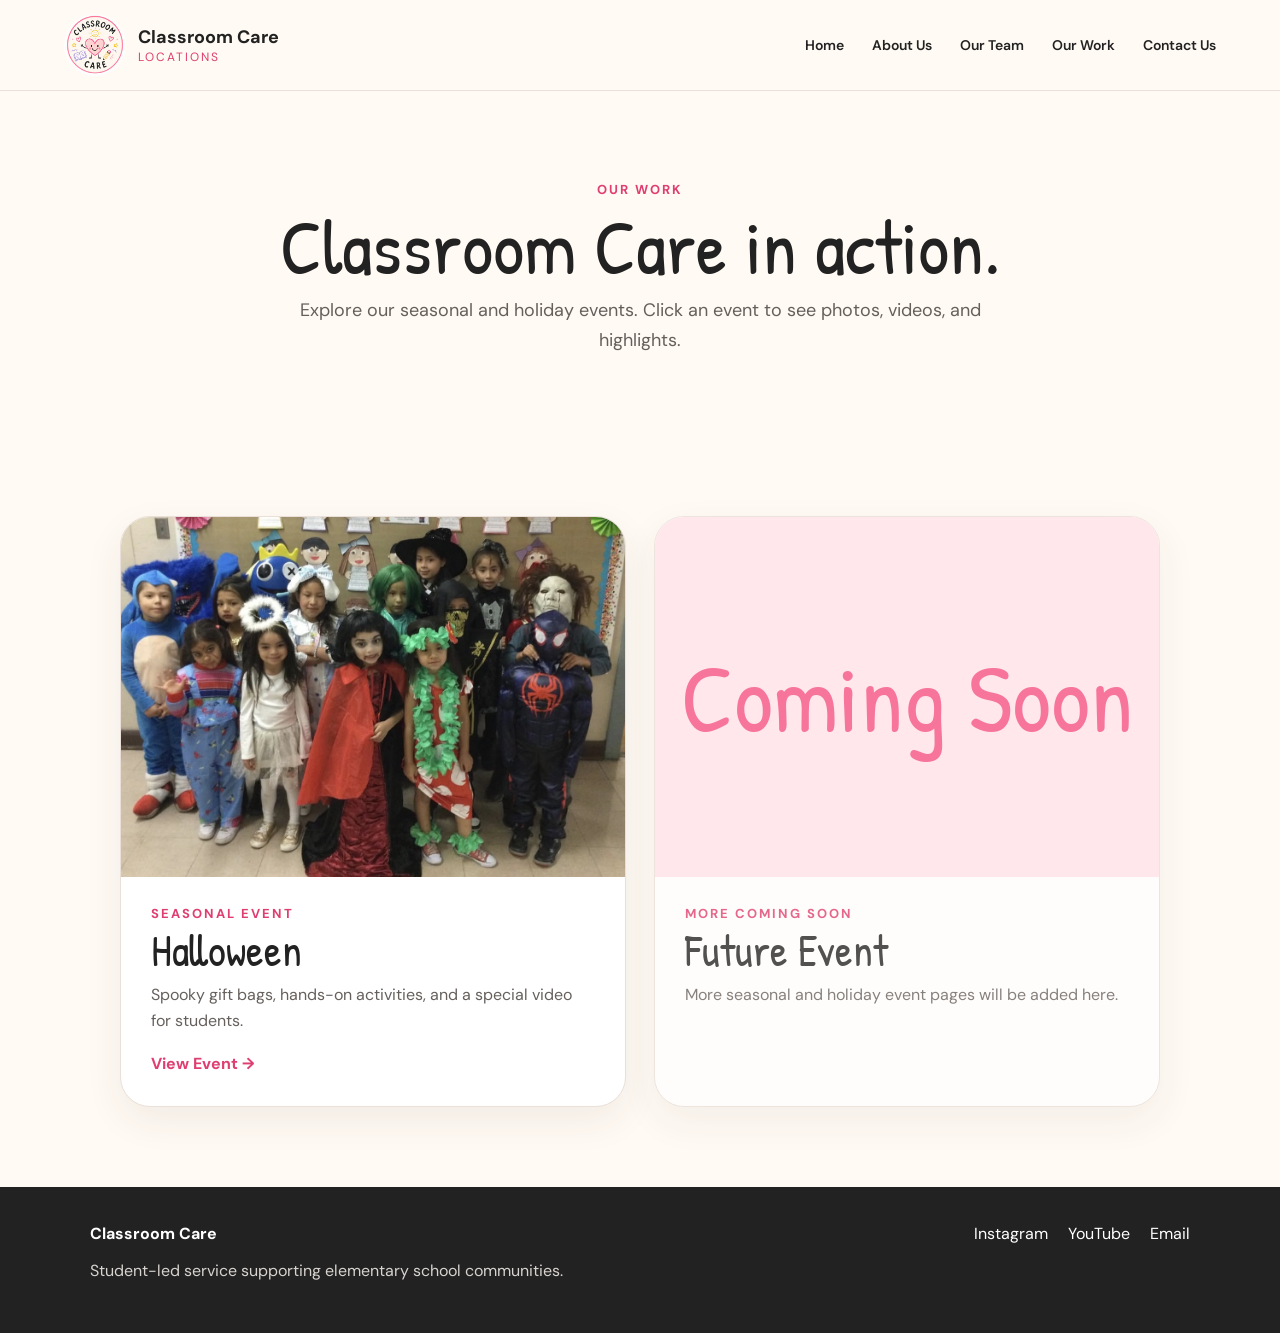
<file: work.html>
<!DOCTYPE html>
<html lang="en">
<head>
  <link rel="icon" type="image/png" href="images/favicon.png">
  <meta charset="UTF-8">
  <meta name="viewport" content="width=device-width, initial-scale=1.0">
  <title>Our Work | Classroom Care</title>
  <link rel="preconnect" href="https://fonts.googleapis.com">
  <link rel="preconnect" href="https://fonts.gstatic.com" crossorigin>
  <link href="https://fonts.googleapis.com/css2?family=DM+Sans:wght@400;500;600;700&family=Patrick+Hand&display=swap" rel="stylesheet">
  <link rel="stylesheet" href="style.css">
</head>
<body>
<header class="site-header">
  <a class="brand" href="index.html">
    <img src="images/classroom-care-logo.jpg" alt="Classroom Care logo">
    <div><strong>Classroom Care</strong><span>Locations</span></div>
  </a>
  <button class="menu-toggle" aria-label="Open navigation">☰</button>
  <nav class="site-nav">
    <a href="index.html">Home</a>
    <a href="about.html">About Us</a>
    <div class="nav-dropdown">
  <a href="team.html" class="nav-dropdown-link">Our Team</a>

  <div class="nav-dropdown-menu">
    <a href="team-ucla.html">UCLA</a>
    <a href="team-chatsworth.html">Chatsworth</a>
    <a href="team-providence.html">Providence High School</a>
  </div>
</div>
    <a href="work.html">Our Work</a>
    <a href="contact.html">Contact Us</a>
  </nav>
</header>
<main>
  <section class="page-hero">
    <p class="eyebrow">Our Work</p>
    <h1>Classroom Care in action.</h1>
    <p class="page-intro">
      Explore our seasonal and holiday events. Click an event to see photos, videos, and highlights.
    </p>
  </section>

  <section class="section event-index-section">
    <div class="event-card-grid">
      <a class="event-cover-card" href="halloween.html">
        <div class="event-cover-image">
          <img src="images/halloween-group.png" alt="Students in Halloween costumes at a Classroom Care event">
        </div>
        <div class="event-cover-text">
          <p class="eyebrow">Seasonal Event</p>
          <h2>Halloween</h2>
          <p>Spooky gift bags, hands-on activities, and a special video for students.</p>
          <span class="event-link">View Event →</span>
        </div>
      </a>

      <article class="event-cover-card coming-soon-card">
        <div class="event-cover-placeholder">Coming Soon</div>
        <div class="event-cover-text">
          <p class="eyebrow">More Coming Soon</p>
          <h2>Future Event</h2>
          <p>More seasonal and holiday event pages will be added here.</p>
        </div>
      </article>
    </div>
  </section>
</main>
<footer class="site-footer">
  <div><strong>Classroom Care</strong><p>Student-led service supporting elementary school communities.</p></div>
  <div class="footer-links">
    <a href="https://www.instagram.com/classroomcarechatsworth/" target="_blank" rel="noopener">Instagram</a>
    <a href="https://www.youtube.com/@classroomcare" target="_blank" rel="noopener">YouTube</a>
    <a href="mailto:cchsclassroomcare@gmail.com">Email</a>
  </div>
</footer>
<script src="script.js"></script>
</body>
</html>
</file>
<file: style.css>
body{margin:0;font-family:'DM Sans',sans-serif;background:#fffaf3;color:#222}*{box-sizing:border-box}a{text-decoration:none;color:inherit}img{max-width:100%;display:block}.site-header{position:sticky;top:0;z-index:10;display:flex;align-items:center;justify-content:space-between;padding:14px 5%;background:rgba(255,250,243,.96);border-bottom:1px solid #eadfd9}.brand{display:flex;align-items:center;gap:12px}.brand img{width:62px;height:62px;border-radius:50%;object-fit:cover}.brand div{display:grid}.brand strong{font-size:18px}.brand span{font-size:12px;letter-spacing:2px;text-transform:uppercase;color:#df3e70}.site-nav{display:flex;gap:28px;font-size:14px;font-weight:600}.site-nav a:hover{color:#df3e70}.menu-toggle{display:none;border:0;background:none;font-size:28px}.hero{min-height:650px;display:grid;grid-template-columns:1.05fr .95fr;align-items:center;gap:70px;padding:80px 7%}.hero h1,.page-hero h1,.section h2{font-family:'Patrick Hand',cursive;font-weight:400}.hero h1{font-size:clamp(54px,6vw,92px);line-height:.98;margin:10px 0 22px}.hero-description,.page-intro,.narrow{line-height:1.7;color:#66605d}.hero-description{font-size:20px;max-width:650px}.eyebrow{margin:0;color:#df3e70;text-transform:uppercase;letter-spacing:2px;font-size:13px;font-weight:700}.button-row{display:flex;flex-wrap:wrap;gap:14px;margin-top:30px}.button{display:inline-flex;padding:12px 22px;border-radius:999px;font-weight:700}.primary{background:#f65083;color:#fff}.secondary{background:#fff;border:2px solid #222}.text-button{padding-left:8px;padding-right:8px}.hero-art{position:relative;display:grid;place-items:center}.logo-card{width:min(430px,85%);padding:18px;background:#fff;border-radius:48px;box-shadow:0 24px 70px rgba(60,40,40,.12);transform:rotate(2deg)}.logo-card img{border-radius:34px}.doodle{position:absolute;font-family:'Patrick Hand',cursive}.heart{right:2%;top:2%;font-size:82px;color:#f65083}.star{left:2%;bottom:3%;font-size:78px;color:#f6b817}.section{padding:80px 7%}.section h2{font-size:clamp(42px,5vw,68px);line-height:1;margin:8px 0 18px}.large-copy{max-width:1000px;font-size:clamp(20px,2vw,28px);line-height:1.65}.soft-pink{background:#ffe2ea}.soft-yellow{background:#fff2bd}.soft-purple{background:#eee8ff}.centered{text-align:center}.stats-grid{display:grid;grid-template-columns:repeat(3,1fr);gap:22px;max-width:1050px;margin:38px auto 0}.stat-card{min-height:190px;display:flex;flex-direction:column;align-items:center;justify-content:center;padding:30px;border-radius:28px;text-align:center}.stat-card strong{font-family:'Patrick Hand',cursive;font-size:54px}.pink-card{background:#ffe2ea}.yellow-card{background:#fff2bd}.purple-card{background:#eee8ff}.white-card{background:#fff}.split{display:grid;grid-template-columns:1fr 1fr;gap:60px;align-items:center}.placeholder-grid{display:grid;grid-template-columns:1fr 1fr;gap:15px}.placeholder-grid div{min-height:150px;display:grid;place-items:center;background:#fff;border:2px dashed #e7bc4e;border-radius:26px;font-family:'Patrick Hand',cursive;font-size:30px}.placeholder-grid div:first-child{grid-row:span 2}.narrow{max-width:760px;margin:0 auto}.page-hero{text-align:center;padding:90px 7% 45px}.page-hero h1{font-size:clamp(52px,6vw,84px);line-height:1;margin:10px 0}.page-intro{max-width:760px;margin:0 auto 35px;font-size:18px}.about-layout{display:grid;grid-template-columns:360px 1fr;gap:70px;align-items:center}.about-logo img{border-radius:42px;box-shadow:0 20px 60px rgba(50,40,40,.1)}.team-grid{display:grid;grid-template-columns:repeat(4,1fr);gap:24px}.team-card{padding:18px 18px 26px;background:#fff;border:1px solid #eadfd9;border-radius:26px;text-align:center}.team-photo{aspect-ratio:1;display:grid;place-items:center;background:#ffe2ea;border-radius:20px;color:#df3e70;font-family:'Patrick Hand',cursive;font-size:28px}.event-grid{display:grid;grid-template-columns:repeat(2,1fr);gap:26px}.event-card{overflow:hidden;background:#fff;border:1px solid #eadfd9;border-radius:28px}.event-visual{min-height:250px;display:grid;place-items:center;background:#ffe2ea;font-size:80px}.event-card>div:last-child{padding:26px}.top-space{margin-top:36px}.contact-grid{display:grid;grid-template-columns:repeat(2,1fr);gap:24px;max-width:1100px;margin:0 auto}.contact-card{display:flex;flex-direction:column;align-items:flex-start;padding:34px;background:#fff;border:1px solid #eadfd9;border-radius:28px}.contact-card h2{font-family:'DM Sans',sans-serif;font-size:24px}.contact-card p{color:#66605d}.contact-card a{margin-top:7px;color:#df3e70;font-weight:700;overflow-wrap:anywhere}.site-footer{display:flex;justify-content:space-between;gap:30px;padding:36px 7%;background:#222;color:#fff}.site-footer p{color:#d8d3cf}.footer-links{display:flex;gap:20px;flex-wrap:wrap}@media(max-width:900px){.menu-toggle{display:block}.site-nav{display:none;position:absolute;top:91px;left:0;right:0;flex-direction:column;background:#fffaf3}.site-nav.open{display:flex}.site-nav a{padding:16px 24px;border-top:1px solid #eadfd9}.hero,.split,.about-layout{grid-template-columns:1fr}.hero{text-align:center}.button-row{justify-content:center}.stats-grid,.team-grid{grid-template-columns:repeat(2,1fr)}}@media(max-width:620px){.brand div{display:none}.brand img{width:54px;height:54px}.stats-grid,.team-grid,.event-grid,.contact-grid{grid-template-columns:1fr}.placeholder-grid{grid-template-columns:1fr}.placeholder-grid div:first-child{grid-row:auto}.site-footer{flex-direction:column}}


/* ===== Our Work event cards + event detail pages ===== */

.event-index-section,
.event-detail-section {
  max-width: 1220px;
  margin: 0 auto;
}

.event-card-grid {
  display: grid;
  grid-template-columns: repeat(2, minmax(0, 1fr));
  gap: 28px;
}

.event-cover-card {
  display: block;
  overflow: hidden;
  border-radius: 30px;
  background: #fff;
  border: 1px solid #eadfd9;
  box-shadow: 0 14px 38px rgba(55, 40, 40, .07);
  transition: transform .2s ease, box-shadow .2s ease;
}

a.event-cover-card:hover {
  transform: translateY(-5px);
  box-shadow: 0 20px 48px rgba(55, 40, 40, .12);
}

.event-cover-image {
  height: 360px;
  overflow: hidden;
  background: #ffe2ea;
}

.event-cover-image img {
  width: 100%;
  height: 100%;
  object-fit: cover;
}

.event-cover-text {
  padding: 28px 30px 32px;
}

.event-cover-text h2 {
  margin: 6px 0 10px;
  font-family: "Patrick Hand", cursive;
  font-size: 44px;
  line-height: 1;
}

.event-cover-text p:not(.eyebrow) {
  margin: 0 0 18px;
  color: #66605d;
  line-height: 1.65;
}

.event-link {
  color: #df3e70;
  font-weight: 700;
}

.coming-soon-card {
  opacity: .78;
}

.event-cover-placeholder {
  height: 360px;
  display: grid;
  place-items: center;
  background: #ffe2ea;
  color: #f65083;
  font-family: "Patrick Hand", cursive;
  font-size: 96px;
}

.event-detail-hero {
  padding-bottom: 35px;
}

.back-link {
  display: inline-block;
  margin-top: 22px;
  color: #df3e70;
  font-weight: 700;
}

.video-wrap {
  position: relative;
  width: 100%;
  aspect-ratio: 16 / 9;
  overflow: hidden;
  border-radius: 30px;
  background: #222;
  box-shadow: 0 20px 55px rgba(50, 40, 40, .12);
}

.video-wrap iframe {
  width: 100%;
  height: 100%;
  border: 0;
}

.gallery-label {
  display: flex;
  align-items: center;
  justify-content: space-between;
  margin: 46px 0 18px;
  font-family: "Patrick Hand", cursive;
  font-size: 34px;
}

.gallery-doodle {
  color: #f65083;
  letter-spacing: 8px;
}

.event-gallery {
  display: grid;
  grid-template-columns: repeat(3, 1fr);
  grid-auto-rows: 280px;
  gap: 18px;
}

.gallery-item {
  margin: 0;
  overflow: hidden;
  border-radius: 24px;
  background: #f7eee9;
  box-shadow: 0 10px 28px rgba(55, 40, 40, .07);
}

.gallery-item img {
  width: 100%;
  height: 100%;
  object-fit: cover;
}

.gallery-tall {
  grid-row: span 2;
}

.gallery-wide {
  grid-column: span 2;
}

@media (max-width: 900px) {
  .event-card-grid {
    grid-template-columns: 1fr;
  }

  .event-gallery {
    grid-template-columns: repeat(2, 1fr);
  }

  .gallery-wide {
    grid-column: span 2;
  }
}

@media (max-width: 620px) {
  .event-cover-image,
  .event-cover-placeholder {
    height: 260px;
  }

  .event-gallery {
    grid-template-columns: 1fr;
    grid-auto-rows: 260px;
  }

  .gallery-tall,
  .gallery-wide {
    grid-column: auto;
    grid-row: auto;
  }

  .gallery-label {
    font-size: 28px;
  }
}



/* ===== Our Team location selector ===== */

.team-location-section {
  max-width: 1220px;
  margin: 0 auto;
}

.team-location-grid {
  display: grid;
  grid-template-columns: repeat(2, minmax(0, 1fr));
  gap: 28px;
}

.team-location-card {
  display: block;
  overflow: hidden;
  border-radius: 30px;
  background: #ffffff;
  border: 1px solid #eadfd9;
  box-shadow: 0 14px 38px rgba(55, 40, 40, .07);
  transition: transform .2s ease, box-shadow .2s ease;
}

a.team-location-card:hover {
  transform: translateY(-5px);
  box-shadow: 0 20px 48px rgba(55, 40, 40, .12);
}

.team-location-cover {
  height: 300px;
  display: grid;
  place-items: center;
  font-family: "Patrick Hand", cursive;
  font-size: 58px;
  text-align: center;
}

.ucla-cover {
  background: #eee8ff;
}

.chatsworth-cover {
  background: #ffe2ea;
}

.providence-cover {
  background: #fff2bd;
}

.coming-cover {
  background: #f5efeb;
}

.team-location-text {
  padding: 28px 30px 32px;
}

.team-location-text h2 {
  margin: 6px 0 10px;
  font-family: "Patrick Hand", cursive;
  font-size: 44px;
  line-height: 1;
}

.team-location-text p:not(.eyebrow) {
  margin: 0 0 18px;
  color: #66605d;
  line-height: 1.65;
}

@media (max-width: 900px) {
  .team-location-grid {
    grid-template-columns: 1fr;
  }
}


/* Our Team location card colors */

.team-ucla-cover {
  background: #eee8ff;
  color: #8a6adf;
}

.team-chatsworth-cover {
  background: #ffe2ea;
  color: #f65083;
}

.team-providence-cover {
  background: #fff2bd;
  color: #d99b00;
}

.team-coming-cover {
  background: #f5efeb;
  color: #77706c;
}


/* ===== Our Team navigation dropdown ===== */

.nav-dropdown {
  position: relative;
}

.nav-dropdown-link {
  display: inline-block;
}

.nav-dropdown-menu {
  display: none;
  position: absolute;
  top: 100%;
  left: 50%;
  transform: translateX(-50%);
  min-width: 220px;
  padding: 10px;
  background: #ffffff;
  border: 1px solid #eadfd9;
  border-radius: 16px;
  box-shadow: 0 14px 35px rgba(55, 40, 40, .12);
  z-index: 200;
}

.nav-dropdown-menu a {
  display: block;
  padding: 11px 14px;
  border-radius: 10px;
  white-space: nowrap;
  color: #222222;
}

.nav-dropdown-menu a:hover {
  background: #ffe2ea;
  color: #df3e70;
}

.nav-dropdown:hover .nav-dropdown-menu {
  display: block;
}


/* ===== Our Team dropdown fix ===== */

.site-header,
.site-nav,
.nav-dropdown {
  overflow: visible;
}

.site-nav {
  align-items: center;
}

.nav-dropdown {
  position: relative;
  display: flex;
  align-items: center;
}

.nav-dropdown-menu {
  display: block;
  visibility: hidden;
  opacity: 0;

  position: absolute;
  top: calc(100% + 8px);
  left: 50%;
  transform: translateX(-50%);

  min-width: 220px;
  padding: 10px;

  background: #ffffff;
  border: 1px solid #eadfd9;
  border-radius: 16px;

  box-shadow: 0 14px 35px rgba(55, 40, 40, .12);

  z-index: 1000;

  transition: opacity .15s ease, visibility .15s ease;
}

.nav-dropdown-menu::before {
  content: "";
  position: absolute;
  top: -10px;
  left: 0;
  right: 0;
  height: 10px;
}

.nav-dropdown:hover .nav-dropdown-menu,
.nav-dropdown:focus-within .nav-dropdown-menu {
  visibility: visible;
  opacity: 1;
}

.nav-dropdown-menu a {
  display: block;
  padding: 11px 14px;
  border-radius: 10px;
  white-space: nowrap;
  color: #222222;
}

.nav-dropdown-menu a:hover {
  background: #ffe2ea;
  color: #df3e70;
}


/* ===== FINAL Our Team dropdown fix ===== */

.nav-dropdown {
  position: relative;
  display: inline-flex;
  align-items: center;
}

.nav-dropdown-menu {
  position: absolute;
  top: calc(100% + 12px);
  left: 50%;
  transform: translateX(-50%);

  width: 230px;
  padding: 10px;

  background: #ffffff;
  border: 1px solid #eadfd9;
  border-radius: 14px;
  box-shadow: 0 12px 30px rgba(0, 0, 0, 0.12);

  display: flex;
  flex-direction: column;
  gap: 2px;

  opacity: 0;
  visibility: hidden;
  pointer-events: none;

  z-index: 9999;
}

.nav-dropdown-menu a {
  display: block;
  width: 100%;
  padding: 10px 12px;

  color: #222222;
  background: transparent;

  border-radius: 8px;
  white-space: nowrap;
}

.nav-dropdown-menu a:hover {
  background: #ffe2ea;
  color: #df3e70;
}

.nav-dropdown:hover .nav-dropdown-menu,
.nav-dropdown:focus-within .nav-dropdown-menu {
  opacity: 1;
  visibility: visible;
  pointer-events: auto;
}

/* invisible bridge so the menu doesn't disappear
   while moving your mouse downward */
.nav-dropdown-menu::before {
  content: "";
  position: absolute;
  top: -14px;
  left: 0;
  right: 0;
  height: 14px;
}


/* ===== Team member cards ===== */

.people-grid {
  display: grid;
  grid-template-columns: repeat(4, minmax(0, 1fr));
  gap: 26px;
  max-width: 1200px;
  margin: 0 auto;
}

.person-card {
  text-align: center;
}

.person-card img {
  width: 100%;
  aspect-ratio: 1 / 1;
  object-fit: cover;
  border-radius: 24px;
  border: 1px solid #eadfd9;
  background: #f1f1f1;
}

.person-card h2 {
  margin: 16px 0 4px;
  font-family: "Patrick Hand", cursive;
  font-size: 30px;
}

.person-card p {
  margin: 0;
  color: #df3e70;
  font-weight: 700;
}

@media (max-width: 900px) {
  .people-grid {
    grid-template-columns: repeat(2, minmax(0, 1fr));
  }
}

@media (max-width: 520px) {
  .people-grid {
    grid-template-columns: 1fr;
  }
}
</file>
